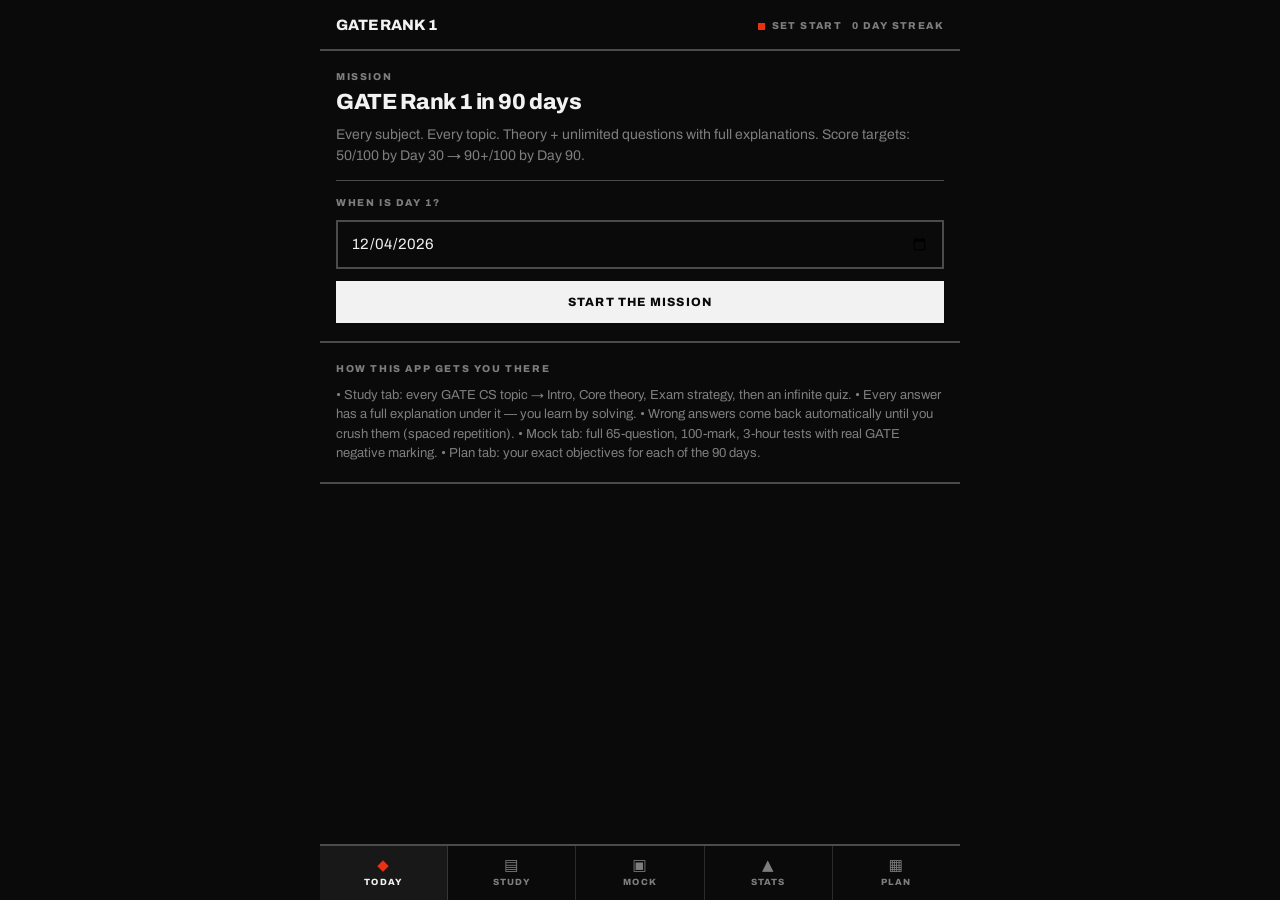
<file: index.html>
<!DOCTYPE html>
<html lang="en">
<head>
<meta charset="UTF-8">
<meta name="viewport" content="width=device-width, initial-scale=1.0, viewport-fit=cover">
<meta name="theme-color" content="#0f1220">
<title>GATE Rank 1 — 90 Day Mission</title>
<link rel="manifest" href="manifest.webmanifest">
<link rel="stylesheet" href="css/style.css">
</head>
<body>
<div id="app">
  <header id="topbar">
    <div class="topbar-inner">
      <span id="brand">GATE Rank 1</span>
      <span id="day-chip" class="chip">Day —</span>
      <span id="streak-chip" class="chip">🔥 0</span>
    </div>
  </header>

  <main id="view"><!-- rendered by app.js --></main>

  <nav id="tabbar">
    <button data-nav="home"    class="tab active"><span class="tab-ico">◆</span><span>Today</span></button>
    <button data-nav="subjects" class="tab"><span class="tab-ico">▤</span><span>Study</span></button>
    <button data-nav="test"    class="tab"><span class="tab-ico">▣</span><span>Mock</span></button>
    <button data-nav="progress" class="tab"><span class="tab-ico">▲</span><span>Stats</span></button>
    <button data-nav="plan"    class="tab"><span class="tab-ico">▦</span><span>Plan</span></button>
  </nav>
</div>

<script src="data/plan90.js"></script>
<script src="data/astro.js"></script>
<script src="data/questions/engmath.js"></script>
<script src="data/questions/digital.js"></script>
<script src="data/questions/coa.js"></script>
<script src="data/questions/pds.js"></script>
<script src="data/questions/algo.js"></script>
<script src="data/questions/toc.js"></script>
<script src="data/questions/compiler.js"></script>
<script src="data/questions/os.js"></script>
<script src="data/questions/dbms.js"></script>
<script src="data/questions/cn.js"></script>
<script src="data/questions/apti.js"></script>
<!-- real past-year papers, added as they are transcribed -->
<!-- CHAPTERS:START -->
  <script src="data/chapters/algo-asymptotic.js"></script>
  <script src="data/chapters/algo-divide-conquer.js"></script>
  <script src="data/chapters/algo-dp.js"></script>
  <script src="data/chapters/algo-graph.js"></script>
  <script src="data/chapters/algo-greedy.js"></script>
  <script src="data/chapters/algo-sorting-searching.js"></script>
  <script src="data/chapters/apti-data-spatial.js"></script>
  <script src="data/chapters/apti-logical.js"></script>
  <script src="data/chapters/apti-quant.js"></script>
  <script src="data/chapters/apti-verbal.js"></script>
  <script src="data/chapters/cn-application.js"></script>
  <script src="data/chapters/cn-basics.js"></script>
  <script src="data/chapters/cn-datalink.js"></script>
  <script src="data/chapters/cn-network.js"></script>
  <script src="data/chapters/cn-transport.js"></script>
  <script src="data/chapters/coa-datapath.js"></script>
  <script src="data/chapters/coa-instructions.js"></script>
  <script src="data/chapters/coa-io.js"></script>
  <script src="data/chapters/coa-memory.js"></script>
  <script src="data/chapters/coa-pipelining.js"></script>
  <script src="data/chapters/compiler-icg.js"></script>
  <script src="data/chapters/compiler-lexical.js"></script>
  <script src="data/chapters/compiler-optimization.js"></script>
  <script src="data/chapters/compiler-parsing.js"></script>
  <script src="data/chapters/compiler-runtime.js"></script>
  <script src="data/chapters/compiler-sdt.js"></script>
  <script src="data/chapters/dbms-er.js"></script>
  <script src="data/chapters/dbms-indexing.js"></script>
  <script src="data/chapters/dbms-normalization.js"></script>
  <script src="data/chapters/dbms-ra-sql.js"></script>
  <script src="data/chapters/dbms-transactions.js"></script>
  <script src="data/chapters/digital-arithmetic.js"></script>
  <script src="data/chapters/digital-boolean.js"></script>
  <script src="data/chapters/digital-combinational.js"></script>
  <script src="data/chapters/digital-number-systems.js"></script>
  <script src="data/chapters/digital-sequential.js"></script>
  <script src="data/chapters/engmath-calculus.js"></script>
  <script src="data/chapters/engmath-combinatorics.js"></script>
  <script src="data/chapters/engmath-discrete-logic.js"></script>
  <script src="data/chapters/engmath-graph-theory.js"></script>
  <script src="data/chapters/engmath-groups.js"></script>
  <script src="data/chapters/engmath-linear-algebra.js"></script>
  <script src="data/chapters/engmath-probability.js"></script>
  <script src="data/chapters/engmath-sets-relations.js"></script>
  <script src="data/chapters/os-deadlock.js"></script>
  <script src="data/chapters/os-file-disk.js"></script>
  <script src="data/chapters/os-memory.js"></script>
  <script src="data/chapters/os-processes.js"></script>
  <script src="data/chapters/os-scheduling.js"></script>
  <script src="data/chapters/os-sync.js"></script>
  <script src="data/chapters/os-virtual-memory.js"></script>
  <script src="data/chapters/pds-c-basics.js"></script>
  <script src="data/chapters/pds-graphs-rep.js"></script>
  <script src="data/chapters/pds-hashing.js"></script>
  <script src="data/chapters/pds-heaps.js"></script>
  <script src="data/chapters/pds-linked-lists.js"></script>
  <script src="data/chapters/pds-pointers.js"></script>
  <script src="data/chapters/pds-recursion.js"></script>
  <script src="data/chapters/pds-stacks-queues.js"></script>
  <script src="data/chapters/pds-trees.js"></script>
  <script src="data/chapters/toc-cfl.js"></script>
  <script src="data/chapters/toc-decidability.js"></script>
  <script src="data/chapters/toc-hierarchy.js"></script>
  <script src="data/chapters/toc-regular.js"></script>
  <script src="data/chapters/toc-turing.js"></script>
  <!-- CHAPTERS:END -->
<!-- PYQ:START -->
  <script src="data/pyq/gate2014-s1.js"></script>
  <script src="data/pyq/gate2014-s2.js"></script>
  <script src="data/pyq/gate2014-s3.js"></script>
  <script src="data/pyq/gate2016-s1.js"></script>
  <script src="data/pyq/gate2016-s2.js"></script>
  <script src="data/pyq/gate2018.js"></script>
  <script src="data/pyq/gate2019.js"></script>
  <script src="data/pyq/gate2022.js"></script>
  <script src="data/pyq/gate2023.js"></script>
  <script src="data/pyq/gate2024-s1.js"></script>
  <script src="data/pyq/gate2024-s2.js"></script>
  <script src="data/pyq/gate2025-s1.js"></script>
  <script src="data/pyq/gate2025-s2.js"></script>
  <!-- PYQ:END -->
<script src="js/generators.js"></script>
<script src="js/app.js"></script>
<script>
if ('serviceWorker' in navigator) {
  window.addEventListener('load', function(){ navigator.serviceWorker.register('sw.js').catch(function(){}); });
}
</script>
</body>
</html>
</file>
<file: css/style.css>
/* GATE Rank 1 — modernist/brutalist dark UI.
   Near-black ground, hairline rules, zero radius, huge tabular numerals, one red accent.
   ADHD-friendly: high contrast, big targets, one thing at a time. */
@import url('https://fonts.googleapis.com/css2?family=Archivo:wght@400;600;800&display=swap');

* { box-sizing: border-box; margin: 0; padding: 0; -webkit-tap-highlight-color: transparent; }
:root {
  --bg: #0b0a0a;
  --card: #0b0a0a;
  --card2: #151313;
  --text: #f3f2f2;
  --muted: rgba(243,242,242,.5);
  --faint: rgba(243,242,242,.28);
  --accent: #ec3013;
  --accent2: #35d0ba;
  --good: #35d0ba;
  --bad: #ec3013;
  --warn: #f0a202;
  --radius: 0px;
  --rule: 2px solid rgba(243,242,242,.28);
}
html, body { height: 100%; }
body {
  background: var(--bg);
  color: var(--text);
  font-family: Archivo, system-ui, -apple-system, "Segoe UI", Roboto, sans-serif;
  font-size: 15px;
  line-height: 1.5;
  -webkit-font-smoothing: antialiased;
}
#app { max-width: 640px; margin: 0 auto; min-height: 100%; display: flex; flex-direction: column; }

/* ---- chrome ---- */
#topbar { position: sticky; top: 0; z-index: 20; background: var(--bg); border-bottom: var(--rule); }
.topbar-inner { display: flex; align-items: center; gap: 10px; padding: 14px 16px 12px; padding-top: calc(14px + env(safe-area-inset-top)); }
#brand { font-weight: 800; font-size: 15px; letter-spacing: -.01em; text-transform: uppercase; margin-right: auto; }
.chip { font-size: 10px; font-weight: 800; letter-spacing: .14em; text-transform: uppercase; color: var(--muted); background: none; padding: 0; }
#day-chip::before { content: ''; display: inline-block; width: 7px; height: 7px; background: var(--accent); margin-right: 7px; vertical-align: middle; }

#view { flex: 1; padding: 0 0 96px; }

#tabbar { position: fixed; bottom: 0; left: 0; right: 0; z-index: 20; display: flex; max-width: 640px; margin: 0 auto; background: var(--bg); border-top: var(--rule); padding-bottom: env(safe-area-inset-bottom); }
.tab { flex: 1; background: none; border: 0; border-right: 1px solid rgba(243,242,242,.14); color: var(--muted); font-family: inherit; font-size: 9px; font-weight: 800; letter-spacing: .12em; text-transform: uppercase; padding: 12px 0 13px; display: flex; flex-direction: column; align-items: center; gap: 4px; cursor: pointer; }
.tab:last-child { border-right: 0; }
.tab.active { color: var(--text); background: rgba(243,242,242,.06); }
.tab.active .tab-ico { color: var(--accent); }
.tab-ico { font-size: 15px; line-height: 1; }

/* ---- structure: full-bleed sections divided by rules, not floating cards ---- */
.card { background: var(--card); padding: 18px 16px; border-bottom: var(--rule); }
.card h2 { font-weight: 800; font-size: 22px; line-height: 1.1; letter-spacing: -.02em; margin-bottom: 10px; }
.card h3 { font-weight: 800; font-size: 10px; letter-spacing: .16em; text-transform: uppercase; color: var(--muted); margin: 0 0 10px; }
.muted { color: var(--muted); font-size: 14px; }
.small { font-size: 13px; }
hr.sep { border: 0; border-top: 1px solid var(--faint); margin: 14px 0; }

/* ---- buttons ---- */
.btn { display: inline-block; background: var(--accent); color: #fff; border: 0; border-radius: 0; padding: 14px 18px; font-family: inherit; font-size: 12px; font-weight: 800; letter-spacing: .1em; text-transform: uppercase; cursor: pointer; text-align: center; }
.btn.block { display: block; width: 100%; }
.btn.ghost { background: none; color: var(--text); border: 2px solid var(--faint); }
.btn.good { background: var(--text); color: var(--bg); }
.btn.small-btn { padding: 9px 12px; font-size: 10px; }
.btn:active { opacity: .75; }
.btn:disabled { opacity: .4; }
.btn-row { display: flex; gap: 8px; margin-top: 12px; }
.btn-row .btn { flex: 1; }

/* ---- numerals & progress ---- */
.progress-track { background: rgba(243,242,242,.14); height: 8px; overflow: hidden; margin: 8px 0; }
.progress-fill { height: 100%; background: var(--accent); transition: width .4s; }

.list-item { display: flex; align-items: center; gap: 14px; background: none; border: 0; border-bottom: 1px solid var(--faint); padding: 16px; cursor: pointer; }
.list-item .grow { flex: 1; min-width: 0; }
.list-item .title { font-weight: 800; font-size: 16px; letter-spacing: -.01em; }
.list-item .arrow { color: var(--muted); font-size: 18px; }
.list-item:active { background: rgba(243,242,242,.06); }

.pill { display: inline-block; padding: 0; font-size: 9px; font-weight: 800; letter-spacing: .12em; text-transform: uppercase; color: var(--muted); margin-right: 12px; background: none; }
.pill.easy { color: var(--accent2); } .pill.medium { color: var(--warn); } .pill.hard { color: var(--accent); }
.pill.gen { color: var(--accent2); }

/* ---- quiz ---- */
.q-text { font-size: 17px; font-weight: 600; line-height: 1.45; white-space: pre-wrap; margin-bottom: 16px; }
.q-fig { border: 1px solid var(--faint); padding: 14px; margin: 0 0 16px; overflow-x: auto; color: var(--text); text-align: center; }
.q-fig svg { display: inline-block; max-width: 100%; height: auto; }
/* Hollow shapes in diagrams (automata states, graph vertices, free-instance dots) get the
   page ground so edges drawn underneath don't run through them. Strokes stay visible. */
.q-fig svg circle[fill="none"], .q-fig svg rect[fill="none"], .q-fig svg ellipse[fill="none"],
.q-fig svg circle:not([fill]), .q-fig svg ellipse:not([fill]) { fill: var(--bg); }
.q-code { background: var(--card2); padding: 14px; font-family: ui-monospace, Menlo, Consolas, monospace; font-size: 13.5px; white-space: pre-wrap; overflow-x: auto; margin-bottom: 14px; }
.opt { display: block; width: 100%; text-align: left; background: none; color: var(--text); border: 2px solid var(--faint); border-radius: 0; padding: 14px; font-family: inherit; font-size: 15px; margin-bottom: 10px; cursor: pointer; white-space: pre-wrap; }
.opt:disabled { opacity: 1; }
.opt.correct { border-color: var(--accent2); background: rgba(53,208,186,.1); }
.opt.wrong { border-color: var(--accent); background: rgba(236,48,19,.1); }
.explain { border-left: 3px solid var(--accent); background: var(--card2); padding: 14px; margin-top: 12px; white-space: pre-wrap; font-size: 14.5px; line-height: 1.55; }
.explain b { color: var(--text); font-weight: 800; text-transform: uppercase; font-size: 11px; letter-spacing: .1em; display: block; margin-bottom: 6px; }
.quiz-meta { display: flex; align-items: center; justify-content: space-between; padding: 12px 16px; border-bottom: 1px solid var(--faint); font-size: 10px; font-weight: 800; letter-spacing: .12em; text-transform: uppercase; color: var(--muted); }
.feedback-banner { padding: 12px 14px; font-weight: 800; font-size: 11px; letter-spacing: .1em; text-transform: uppercase; margin-bottom: 12px; }
.feedback-banner.ok { background: rgba(53,208,186,.12); color: var(--accent2); }
.feedback-banner.no { background: rgba(236,48,19,.12); color: var(--accent); }

/* ---- theory ---- */
.theory-tabs { display: flex; border-bottom: var(--rule); }
.theory-tabs button { flex: 1; background: none; border: 0; border-right: 1px solid var(--faint); color: var(--muted); font-family: inherit; font-weight: 800; font-size: 9px; letter-spacing: .1em; text-transform: uppercase; padding: 13px 4px; cursor: pointer; }
.theory-tabs button:last-child { border-right: 0; }
.theory-tabs button.active { background: var(--accent); color: #fff; }
.theory-body { white-space: pre-wrap; font-size: 15px; line-height: 1.6; }

/* ---- plan ---- */
.day-row { display: flex; gap: 14px; align-items: flex-start; border-bottom: 1px solid var(--faint); padding: 14px 16px; }
.day-row.today { border-left: 4px solid var(--accent); background: rgba(243,242,242,.04); }
.day-row.done { opacity: .4; }
.day-num { font-weight: 800; font-size: 15px; font-variant-numeric: tabular-nums; min-width: 46px; letter-spacing: -.01em; }
.day-row.today .day-num { color: var(--accent); }
.task-line { display: flex; gap: 12px; align-items: flex-start; padding: 9px 0; border-bottom: 1px solid rgba(243,242,242,.1); }
.task-line input[type=checkbox] { width: 20px; height: 20px; accent-color: var(--accent); flex: none; margin-top: 1px; border-radius: 0; }

/* ---- stats ---- */
.stat-grid { display: grid; grid-template-columns: 1fr 1fr; gap: 1px; background: var(--faint); border: 1px solid var(--faint); }
.stat { background: var(--bg); padding: 16px 14px; }
.stat .num { font-weight: 800; font-size: 34px; line-height: .95; letter-spacing: -.03em; font-variant-numeric: tabular-nums; }
.stat .lbl { font-size: 9px; font-weight: 800; letter-spacing: .12em; text-transform: uppercase; color: var(--muted); margin-top: 6px; }

.back-link { display: block; width: 100%; text-align: left; color: var(--muted); font-family: inherit; font-weight: 800; font-size: 10px; letter-spacing: .14em; text-transform: uppercase; padding: 13px 16px; cursor: pointer; background: none; border: 0; border-bottom: 1px solid var(--faint); }
.timer { font-variant-numeric: tabular-nums; font-weight: 800; color: var(--accent); font-size: 13px; letter-spacing: 0; }
input[type=date], input[type=number], select, textarea { background: none; color: var(--text); border: 2px solid var(--faint); border-radius: 0; padding: 13px; font-family: inherit; font-size: 15px; width: 100%; }
.astro-card { border-left: 4px solid var(--accent2); }

/* ---- hero numerals (Today screen) ---- */
.hero-day { display: flex; align-items: flex-end; gap: 10px; }
.hero-num { font-weight: 800; font-size: 96px; line-height: .82; letter-spacing: -.05em; font-variant-numeric: tabular-nums; }
.hero-of { font-weight: 800; font-size: 24px; color: rgba(243,242,242,.32); padding-bottom: 8px; }
.hero-right { margin-left: auto; text-align: right; padding-bottom: 6px; }
.hero-right .n { font-weight: 800; font-size: 32px; line-height: 1; color: var(--accent); font-variant-numeric: tabular-nums; }
.eyebrow { font-size: 10px; font-weight: 800; letter-spacing: .16em; text-transform: uppercase; color: var(--muted); margin-bottom: 6px; }
.day-grid { display: grid; grid-template-columns: repeat(30, 1fr); gap: 2px; margin-top: 18px; }
.day-grid i { height: 7px; display: block; background: rgba(243,242,242,.16); }
.day-grid i.done { background: var(--accent); }
.day-grid i.now { background: var(--text); }
.pill.pyq { color: var(--accent); }

/* ---- theory typography: hierarchy so long reference text stays scannable ---- */
.theory-body { white-space: normal; }
.theory-body p { margin: 0 0 13px; font-size: 15.5px; line-height: 1.62; color: rgba(243,242,242,.88); }
.theory-body .th-term { color: var(--text); font-weight: 800; }
.theory-body .th-head {
  font-size: 11px; font-weight: 800; letter-spacing: .16em; text-transform: uppercase;
  color: var(--accent); margin: 24px 0 10px; padding-bottom: 6px; border-bottom: 1px solid var(--faint);
}
.theory-body .th-head:first-child { margin-top: 0; }
.theory-body .th-list { list-style: none; margin: 0 0 14px; padding: 0; }
.theory-body .th-list li {
  position: relative; padding: 0 0 0 18px; margin-bottom: 9px;
  font-size: 15px; line-height: 1.58; color: rgba(243,242,242,.86);
}
.theory-body .th-list li::before {
  content: ''; position: absolute; left: 0; top: 9px;
  width: 6px; height: 6px; background: var(--accent2);
}
.theory-body code {
  font-family: ui-monospace, Menlo, Consolas, monospace; font-size: 13.5px;
  background: var(--card2); padding: 1px 5px; color: var(--accent2);
  overflow-wrap: anywhere; word-break: break-word;
}
.theory-body .th-fig {
  margin: 18px 0; padding: 16px; border: 1px solid var(--faint);
  background: rgba(243,242,242,.03); text-align: center; overflow-x: auto;
}
.theory-body .th-fig svg { display: inline-block; max-width: 100%; height: auto; }
.theory-body .th-fig svg circle[fill="none"], .theory-body .th-fig svg rect[fill="none"],
.theory-body .th-fig svg ellipse[fill="none"], .theory-body .th-fig svg circle:not([fill]),
.theory-body .th-fig svg ellipse:not([fill]) { fill: var(--bg); }
.theory-body .th-fig figcaption {
  margin-top: 10px; font-size: 11px; font-weight: 800; letter-spacing: .1em;
  text-transform: uppercase; color: var(--muted); text-align: left;
}

/* ---- ADHD-friendly theory decoration: visual anchors so the eye can rest and
       resume without re-reading. Each device means one specific thing. ---- */
.theory-body .th-trap {
  border-left: 4px solid var(--accent); background: rgba(236,48,19,.09);
  padding: 12px 14px; margin: 14px 0; font-size: 14.5px; line-height: 1.55;
}
.theory-body .th-trap::before {
  content: 'Trap'; display: block; font-size: 9px; font-weight: 800;
  letter-spacing: .16em; text-transform: uppercase; color: var(--accent); margin-bottom: 5px;
}
.theory-body .th-key {
  border-left: 4px solid var(--accent2); background: rgba(53,208,186,.09);
  padding: 12px 14px; margin: 14px 0; font-size: 14.5px; line-height: 1.55;
}
.theory-body .th-key::before {
  content: 'Remember'; display: block; font-size: 9px; font-weight: 800;
  letter-spacing: .16em; text-transform: uppercase; color: var(--accent2); margin-bottom: 5px;
}
.theory-body .th-formula {
  font-family: ui-monospace, Menlo, Consolas, monospace; font-size: 14px;
  background: var(--card2); border: 1px solid var(--faint); padding: 12px 14px;
  margin: 12px 0; text-align: center; color: var(--text); overflow-x: auto;
}
.theory-body .th-step { display: flex; gap: 11px; align-items: flex-start; margin: 0 0 10px; }
.theory-body .th-step .th-num {
  flex: none; width: 22px; height: 22px; background: var(--accent); color: #fff;
  font-size: 11px; font-weight: 800; display: flex; align-items: center;
  justify-content: center; margin-top: 1px;
}
.theory-body .th-step span:last-child { font-size: 15px; line-height: 1.55; color: rgba(243,242,242,.88); }

/* ---- chapter accordion: a full textbook chapter (7,500-13,000+ words) is the
   biggest wall-of-text risk in the app, so it never unrolls all at once. An
   outline up top, one section body open at a time, and a visible opened-count
   turn "read the whole chapter" into a list of small, individually startable
   tasks instead of one long, undifferentiated scroll. ---- */
.ch-summary {
  display: flex; justify-content: space-between; align-items: baseline;
  font-size: 10px; font-weight: 800; letter-spacing: .1em; text-transform: uppercase;
  color: var(--muted); margin-bottom: 8px;
}
.ch-summary span:last-child { color: var(--accent2); }
.ch-outline {
  display: flex; flex-wrap: nowrap; gap: 8px; overflow-x: auto; padding-bottom: 10px;
  margin-bottom: 6px; -webkit-overflow-scrolling: touch;
}
.ch-chip {
  flex: none; background: none; color: var(--muted); border: 1px solid var(--faint);
  font-family: inherit; font-size: 10px; font-weight: 800; letter-spacing: .04em;
  padding: 9px 12px; white-space: nowrap; cursor: pointer; max-width: 220px;
  overflow: hidden; text-overflow: ellipsis;
}
.ch-chip.done { color: var(--accent2); border-color: var(--accent2); }
.ch-section { border-bottom: 1px solid var(--faint); }
.ch-section:first-child { border-top: 1px solid var(--faint); }
.ch-sec-head {
  width: 100%; display: flex; align-items: center; gap: 10px; background: none;
  border: 0; padding: 14px 2px; font-family: inherit; text-align: left; cursor: pointer;
}
.ch-sec-num {
  flex: none; width: 22px; height: 22px; border: 1px solid var(--faint); color: var(--muted);
  font-size: 11px; font-weight: 800; display: flex; align-items: center; justify-content: center;
}
.ch-section.opened .ch-sec-num { border-color: var(--accent2); color: var(--accent2); }
/* The source heading is authored ALL-CAPS (same convention as every in-body
   .th-head). At the 15px/700 a normal title would use, a whole line of raw caps
   reads as shouting — small, tracked, semi-bold is how every other compact label
   in this app (.chip, .pill, .tab) already carries caps without that effect. */
.ch-sec-title { flex: 1; font-size: 12.5px; font-weight: 800; letter-spacing: .02em; line-height: 1.4; color: var(--text); }
.ch-sec-time { flex: none; font-size: 10px; font-weight: 800; letter-spacing: .06em; color: var(--muted); }
.ch-sec-arrow { flex: none; font-size: 16px; color: var(--muted); }
.ch-section.opened .ch-sec-arrow { color: var(--accent2); }
.ch-sec-body { padding: 2px 2px 18px; }
.ch-sec-body[hidden] { display: none; }
.ch-section.open .ch-sec-head { background: rgba(243,242,242,.03); }

/* ---- celebration toast: brief, physical, never blocking ---- */
.celebrate {
  position: fixed; left: 50%; bottom: 110px; transform: translateX(-50%);
  background: var(--accent); color: #fff; padding: 14px 22px; z-index: 60;
  text-align: center; min-width: 190px; animation: pop .28s ease-out;
  box-shadow: 0 8px 30px rgba(0,0,0,.5);
}
.celebrate b { display: block; font-size: 15px; font-weight: 800; letter-spacing: .04em; text-transform: uppercase; }
.celebrate span { display: block; font-size: 11px; font-weight: 700; letter-spacing: .1em; text-transform: uppercase; opacity: .85; margin-top: 3px; }
.celebrate.out { opacity: 0; transition: opacity .45s; }
@keyframes pop { from { transform: translateX(-50%) scale(.8); opacity: 0; } to { transform: translateX(-50%) scale(1); opacity: 1; } }
@media (prefers-reduced-motion: reduce) { .celebrate { animation: none; } }

/* ---- Past-paper review: the explanation under a question you just attempted.
       Same teal "this is the takeaway" language as theory, but labelled for the
       context — you are being told why the official key says what it says. ---- */
.q-why {
  border-left: 4px solid var(--accent2); background: rgba(53,208,186,.09);
  padding: 12px 14px; margin: 14px 0 2px; font-size: 14.5px; line-height: 1.55;
}
.q-why::before {
  content: 'Why'; display: block; font-size: 9px; font-weight: 800;
  letter-spacing: .16em; text-transform: uppercase; color: var(--accent2); margin-bottom: 5px;
}
/* In review the options are static markers, not buttons — kill the pointer. */
.q-review .opt { cursor: default; }
.q-review .opt-nat {
  font-family: ui-monospace, Menlo, Consolas, monospace; font-size: 15px;
  border: 2px solid var(--accent2); color: var(--accent2);
  padding: 12px 14px; margin-bottom: 10px;
}

/* ---- Guided lesson: one concept, then a question on that concept. The card is
       deliberately plain so the highlighted words are the only thing shouting. ---- */
.lesson-card { border-left: 4px solid var(--accent2); }
mark.hl {
  background: rgba(53,208,186,.22); color: var(--text);
  padding: 0 3px; border-radius: 0; font-weight: 700;
  box-shadow: inset 0 -2px 0 var(--accent2);
}

/* One concept per card, sized to be read in a single breath. Larger type and
   more air than the reference-style theory tabs, because this is the mode you
   open when concentration is scarce. */
.lesson-card {
  border-left: 4px solid var(--accent2);
  padding: 20px 18px 22px;
}
.lesson-card .theory-body { font-size: 16px; line-height: 1.72; }
.lesson-card .theory-body p { margin: 0 0 14px; }
.lesson-card .theory-body p:last-child { margin-bottom: 0; }
.lesson-card .eyebrow { color: var(--accent2); margin-bottom: 12px; }
.lesson-step { display: flex; align-items: center; gap: 8px; }
</file>
